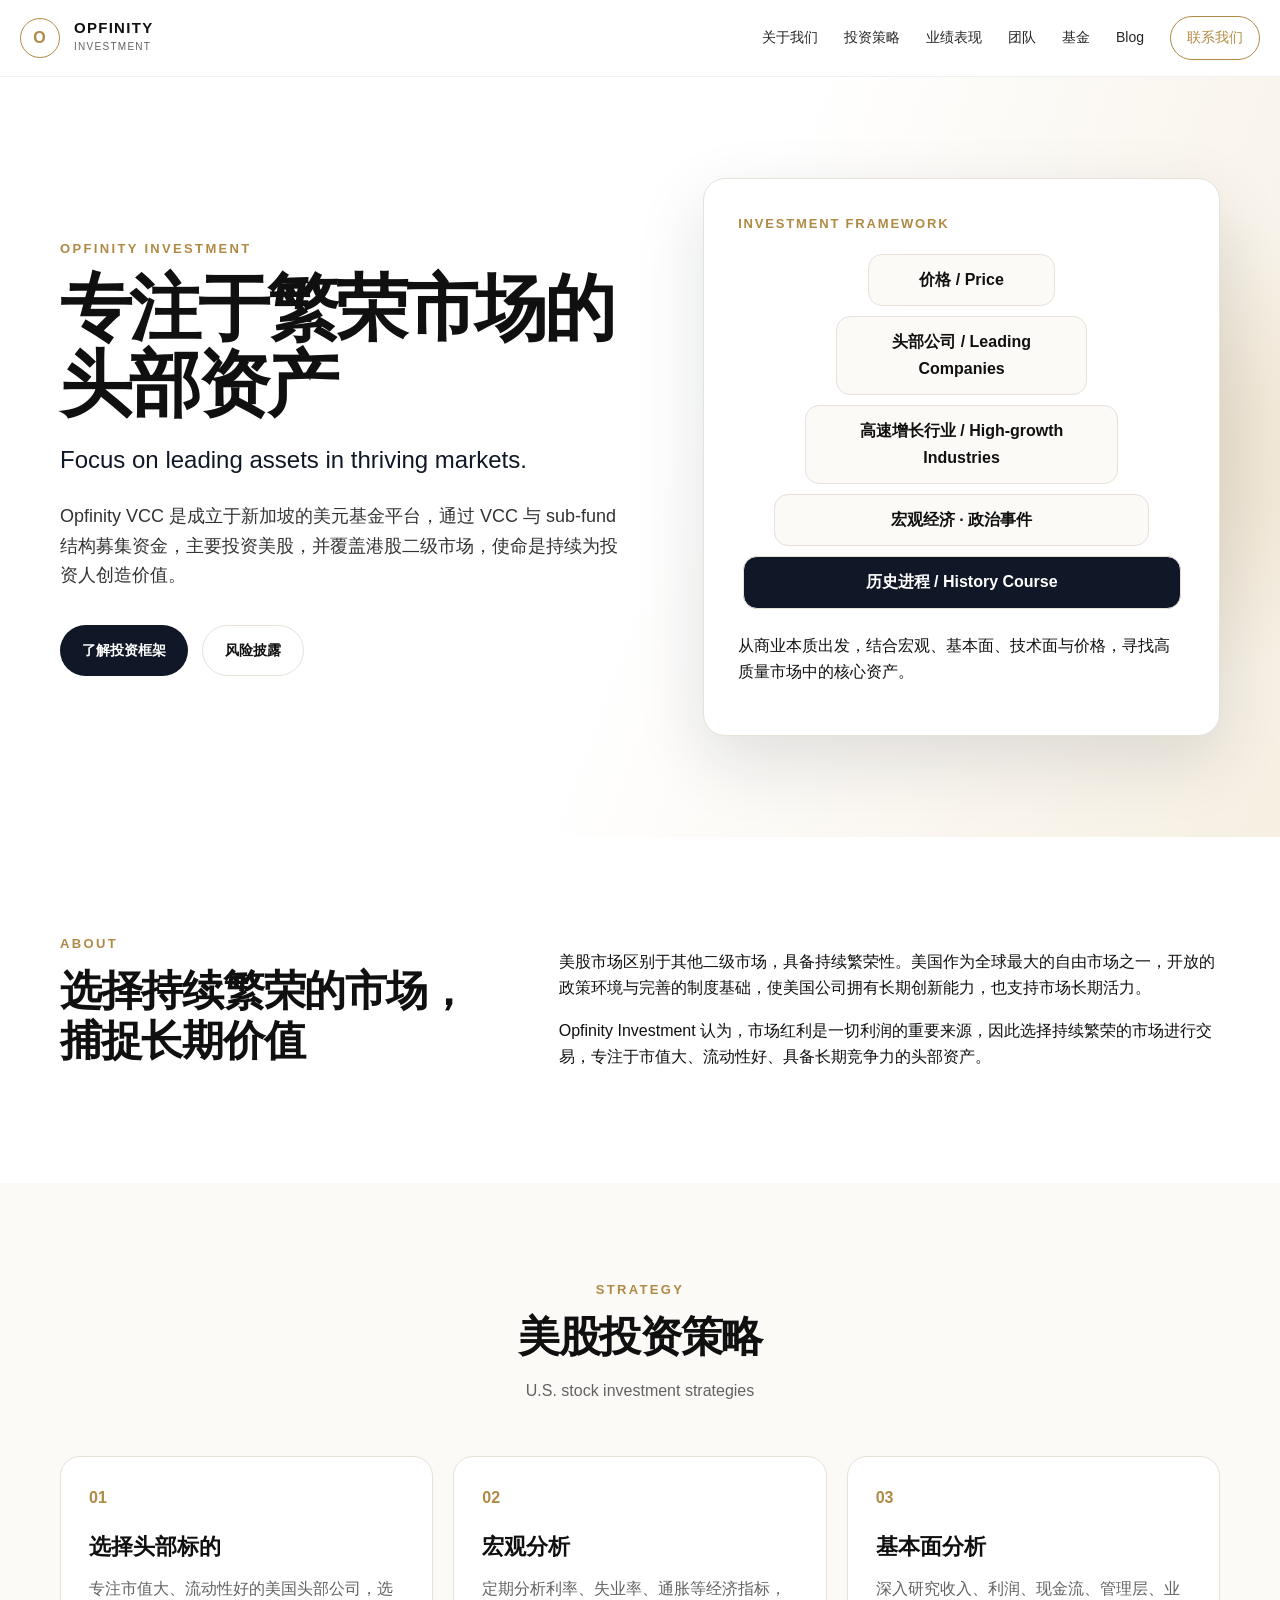
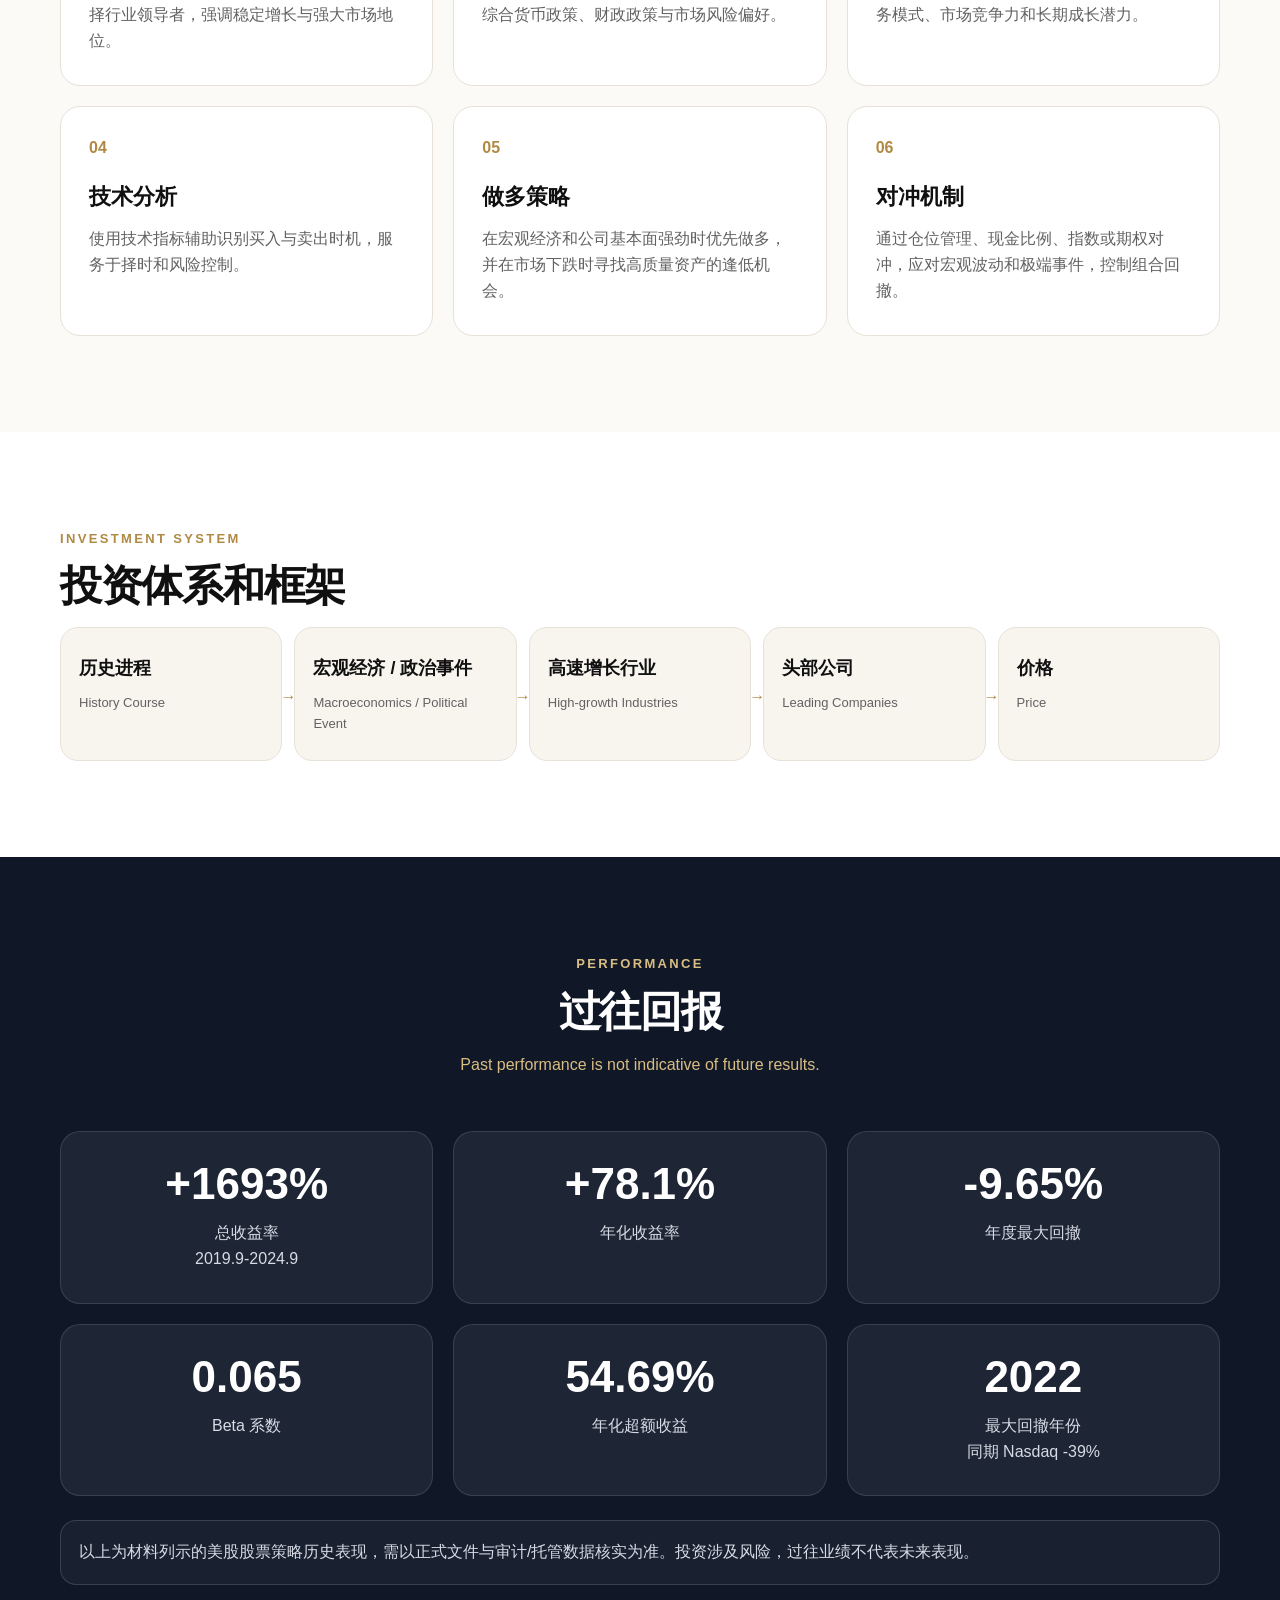
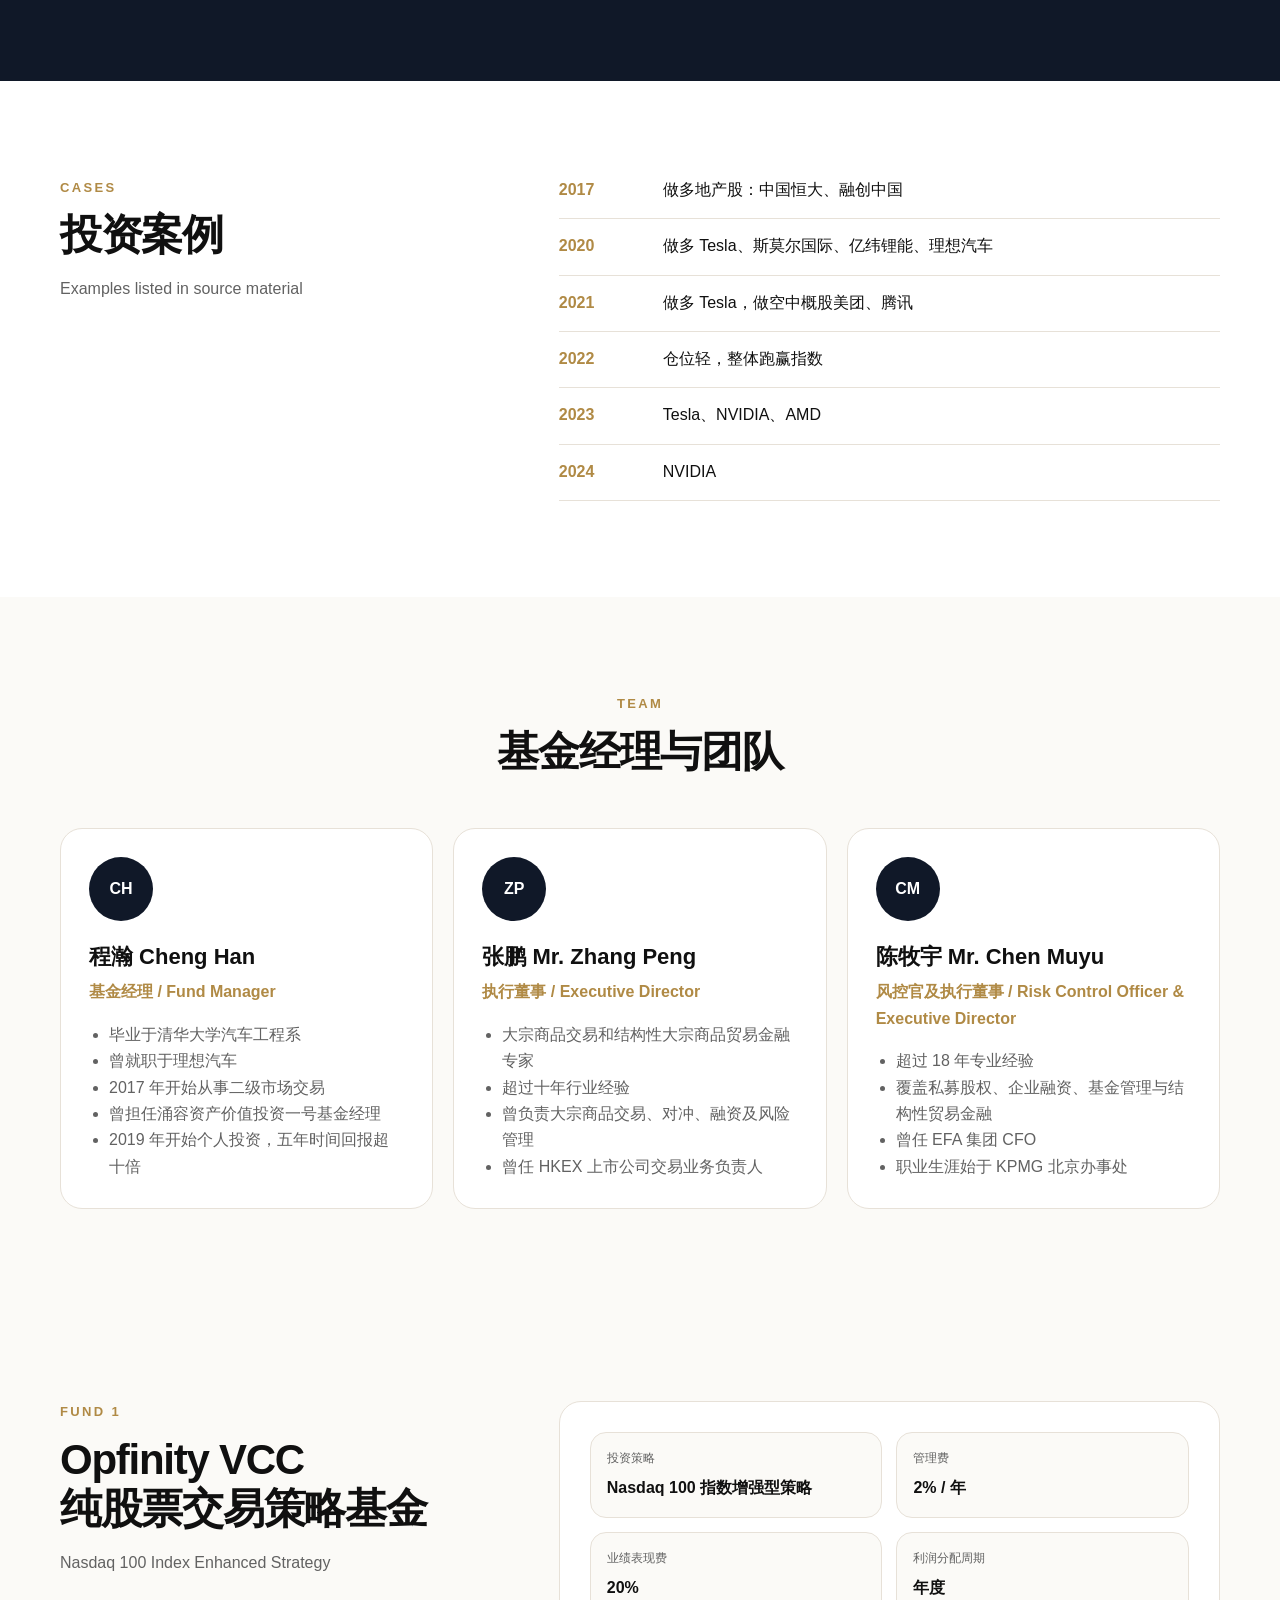
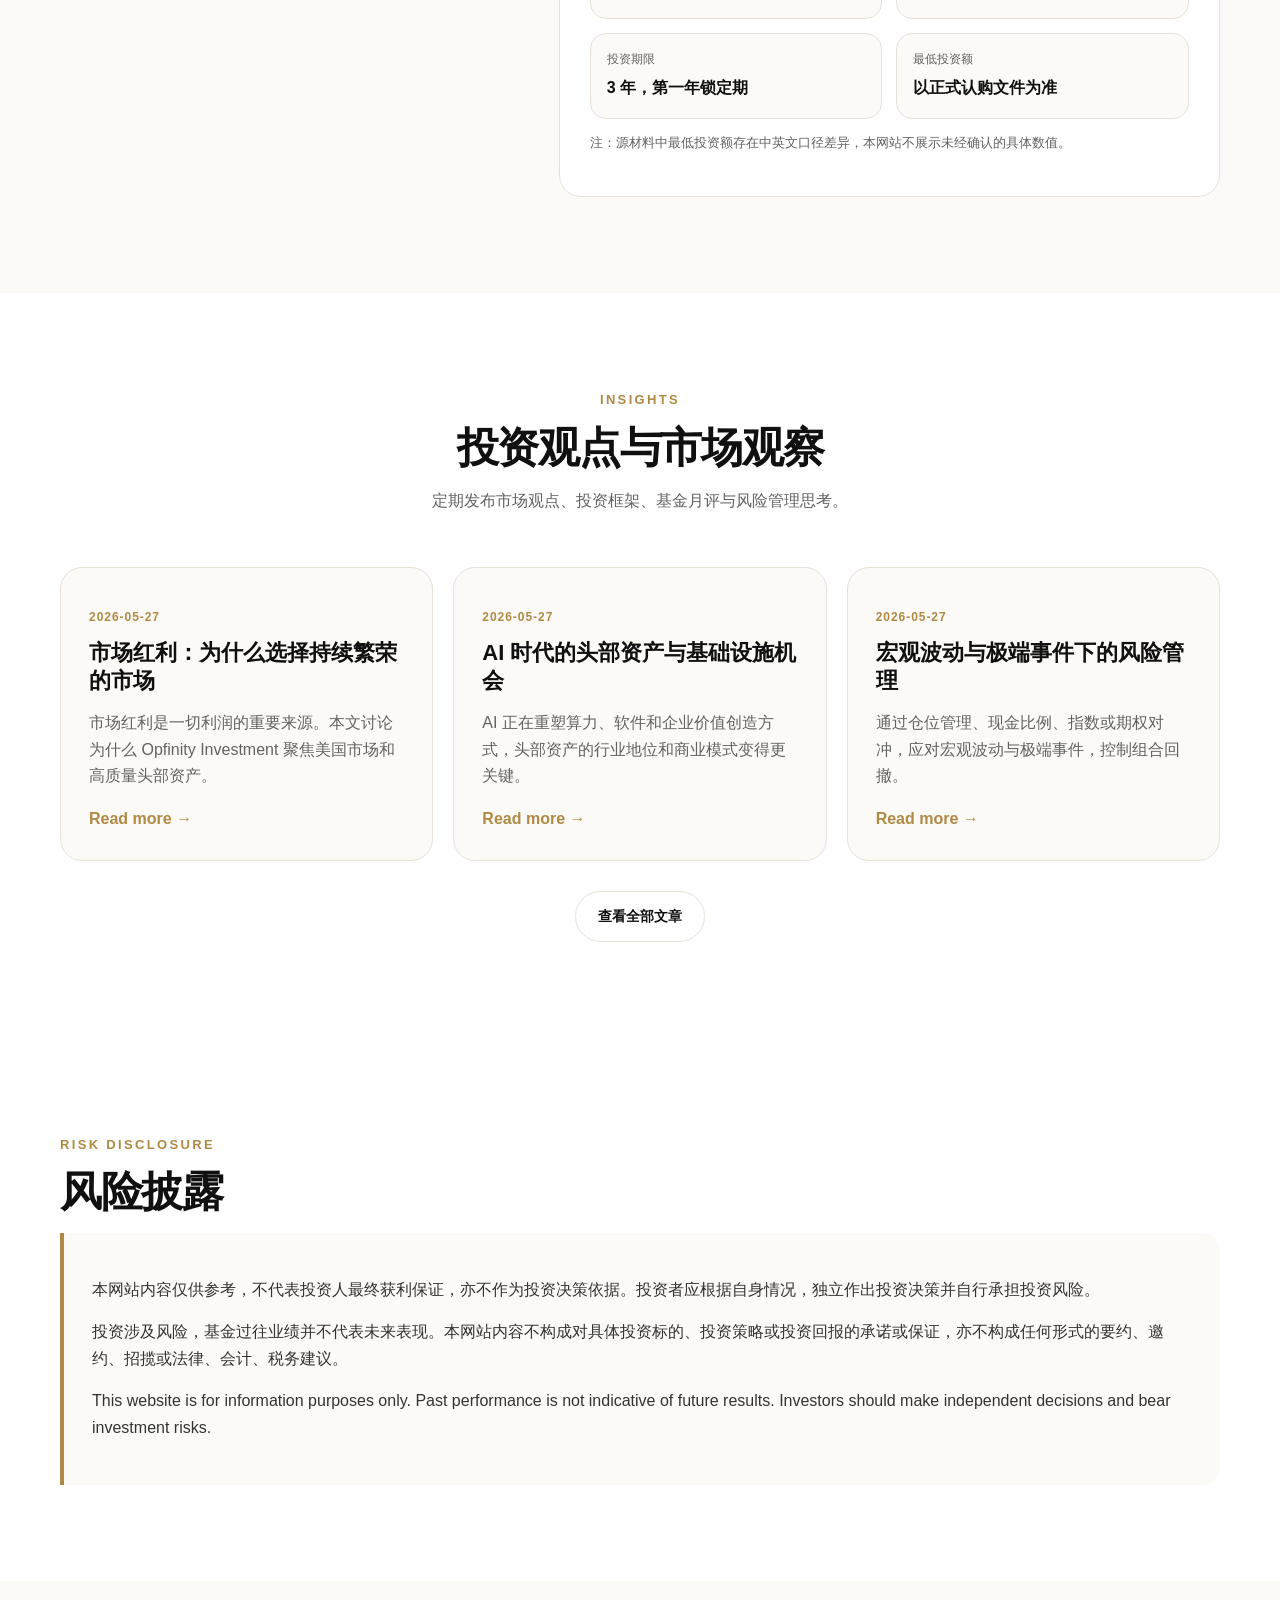
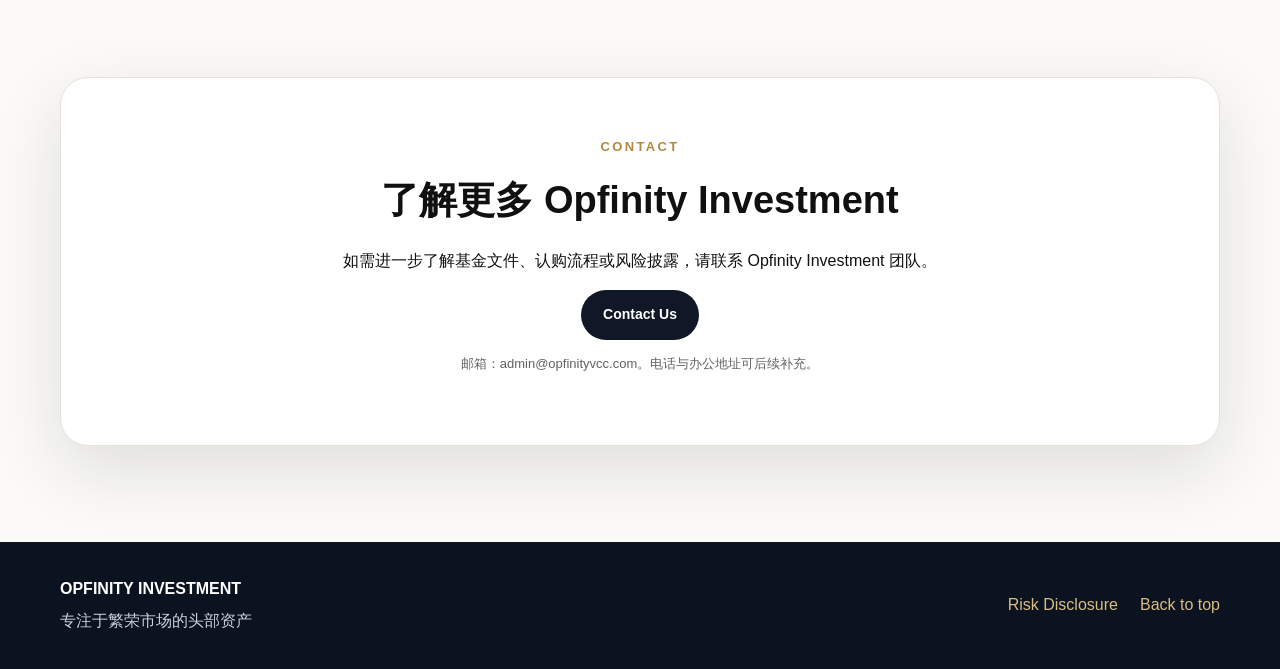
<file: index.html>
<!doctype html>
<html lang="zh-CN">
<head>
  <meta charset="utf-8" />
  <meta name="viewport" content="width=device-width, initial-scale=1" />
  <title>Opfinity Investment | 专注于繁荣市场的头部资产</title>
  <meta name="description" content="Opfinity Investment is focused on leading assets in prosperous markets, combining macro research, fundamental analysis and disciplined risk management." />
  <link rel="stylesheet" href="assets/styles.css" />
</head>
<body>
  <header class="site-header" id="top">
    <nav class="nav">
      <a class="brand" href="#top" aria-label="Opfinity Investment Home">
        <span class="brand-mark">O</span>
        <span><strong>OPFINITY</strong><em>INVESTMENT</em></span>
      </a>
      <button class="nav-toggle" aria-label="Open navigation" aria-expanded="false">☰</button>
      <div class="nav-links">
        <a href="#about">关于我们</a>
        <a href="#strategy">投资策略</a>
        <a href="#performance">业绩表现</a>
        <a href="#team">团队</a>
        <a href="#fund">基金</a>
        <a href="blog/">Blog</a>
        <a class="nav-cta" href="#contact">联系我们</a>
      </div>
    </nav>
  </header>

  <main>
    <section class="hero section-pad">
      <div class="hero-bg"></div>
      <div class="container hero-grid">
        <div class="hero-copy reveal">
          <p class="eyebrow">Opfinity Investment</p>
          <h1>专注于繁荣市场的头部资产</h1>
          <p class="hero-subtitle">Focus on leading assets in thriving markets.</p>
          <p class="hero-text">Opfinity VCC 是成立于新加坡的美元基金平台，通过 VCC 与 sub-fund 结构募集资金，主要投资美股，并覆盖港股二级市场，使命是持续为投资人创造价值。</p>
          <div class="hero-actions">
            <a class="btn primary" href="#strategy">了解投资框架</a>
            <a class="btn secondary" href="#risk">风险披露</a>
          </div>
        </div>
        <aside class="hero-card reveal delay-1" aria-label="Investment Highlights">
          <div class="card-topline">Investment Framework</div>
          <div class="pyramid">
            <div>价格 / Price</div>
            <div>头部公司 / Leading Companies</div>
            <div>高速增长行业 / High-growth Industries</div>
            <div>宏观经济 · 政治事件</div>
            <div>历史进程 / History Course</div>
          </div>
          <p>从商业本质出发，结合宏观、基本面、技术面与价格，寻找高质量市场中的核心资产。</p>
        </aside>
      </div>
    </section>

    <section id="about" class="section-pad about">
      <div class="container two-col">
        <div class="section-heading reveal">
          <p class="eyebrow">About</p>
          <h2>选择持续繁荣的市场，捕捉长期价值</h2>
        </div>
        <div class="reveal delay-1">
          <p>美股市场区别于其他二级市场，具备持续繁荣性。美国作为全球最大的自由市场之一，开放的政策环境与完善的制度基础，使美国公司拥有长期创新能力，也支持市场长期活力。</p>
          <p>Opfinity Investment 认为，市场红利是一切利润的重要来源，因此选择持续繁荣的市场进行交易，专注于市值大、流动性好、具备长期竞争力的头部资产。</p>
        </div>
      </div>
    </section>

    <section id="strategy" class="section-pad strategy">
      <div class="container">
        <div class="section-heading centered reveal">
          <p class="eyebrow">Strategy</p>
          <h2>美股投资策略</h2>
          <p>U.S. stock investment strategies</p>
        </div>
        <div class="strategy-grid">
          <article class="strategy-card reveal"><span>01</span><h3>选择头部标的</h3><p>专注市值大、流动性好的美国头部公司，选择行业领导者，强调稳定增长与强大市场地位。</p></article>
          <article class="strategy-card reveal delay-1"><span>02</span><h3>宏观分析</h3><p>定期分析利率、失业率、通胀等经济指标，综合货币政策、财政政策与市场风险偏好。</p></article>
          <article class="strategy-card reveal delay-2"><span>03</span><h3>基本面分析</h3><p>深入研究收入、利润、现金流、管理层、业务模式、市场竞争力和长期成长潜力。</p></article>
          <article class="strategy-card reveal"><span>04</span><h3>技术分析</h3><p>使用技术指标辅助识别买入与卖出时机，服务于择时和风险控制。</p></article>
          <article class="strategy-card reveal delay-1"><span>05</span><h3>做多策略</h3><p>在宏观经济和公司基本面强劲时优先做多，并在市场下跌时寻找高质量资产的逢低机会。</p></article>
          <article class="strategy-card reveal delay-2"><span>06</span><h3>对冲机制</h3><p>通过仓位管理、现金比例、指数或期权对冲，应对宏观波动和极端事件，控制组合回撤。</p></article>
        </div>
      </div>
    </section>

    <section class="section-pad process">
      <div class="container">
        <div class="section-heading reveal">
          <p class="eyebrow">Investment System</p>
          <h2>投资体系和框架</h2>
        </div>
        <div class="timeline reveal delay-1">
          <div><strong>历史进程</strong><span>History Course</span></div>
          <div><strong>宏观经济 / 政治事件</strong><span>Macroeconomics / Political Event</span></div>
          <div><strong>高速增长行业</strong><span>High-growth Industries</span></div>
          <div><strong>头部公司</strong><span>Leading Companies</span></div>
          <div><strong>价格</strong><span>Price</span></div>
        </div>
      </div>
    </section>

    <section id="performance" class="section-pad performance">
      <div class="container">
        <div class="section-heading centered reveal">
          <p class="eyebrow">Performance</p>
          <h2>过往回报</h2>
          <p>Past performance is not indicative of future results.</p>
        </div>
        <div class="stats-grid">
          <div class="stat reveal"><strong>+1693%</strong><span>总收益率<br>2019.9-2024.9</span></div>
          <div class="stat reveal delay-1"><strong>+78.1%</strong><span>年化收益率</span></div>
          <div class="stat reveal delay-2"><strong>-9.65%</strong><span>年度最大回撤</span></div>
          <div class="stat reveal delay-3"><strong>0.065</strong><span>Beta 系数</span></div>
          <div class="stat reveal"><strong>54.69%</strong><span>年化超额收益</span></div>
          <div class="stat reveal delay-1"><strong>2022</strong><span>最大回撤年份<br>同期 Nasdaq -39%</span></div>
        </div>
        <div class="notice reveal">以上为材料列示的美股股票策略历史表现，需以正式文件与审计/托管数据核实为准。投资涉及风险，过往业绩不代表未来表现。</div>
      </div>
    </section>

    <section class="section-pad cases">
      <div class="container two-col align-start">
        <div class="section-heading reveal">
          <p class="eyebrow">Cases</p>
          <h2>投资案例</h2>
          <p>Examples listed in source material</p>
        </div>
        <div class="case-list reveal delay-1">
          <div><span>2017</span><p>做多地产股：中国恒大、融创中国</p></div>
          <div><span>2020</span><p>做多 Tesla、斯莫尔国际、亿纬锂能、理想汽车</p></div>
          <div><span>2021</span><p>做多 Tesla，做空中概股美团、腾讯</p></div>
          <div><span>2022</span><p>仓位轻，整体跑赢指数</p></div>
          <div><span>2023</span><p>Tesla、NVIDIA、AMD</p></div>
          <div><span>2024</span><p>NVIDIA</p></div>
        </div>
      </div>
    </section>

    <section id="team" class="section-pad team">
      <div class="container">
        <div class="section-heading centered reveal">
          <p class="eyebrow">Team</p>
          <h2>基金经理与团队</h2>
        </div>
        <div class="team-grid">
          <article class="person reveal">
            <div class="avatar">CH</div>
            <h3>程瀚 Cheng Han</h3>
            <p class="role">基金经理 / Fund Manager</p>
            <ul>
              <li>毕业于清华大学汽车工程系</li>
              <li>曾就职于理想汽车</li>
              <li>2017 年开始从事二级市场交易</li>
              <li>曾担任涌容资产价值投资一号基金经理</li>
              <li>2019 年开始个人投资，五年时间回报超十倍</li>
            </ul>
          </article>
          <article class="person reveal delay-1">
            <div class="avatar">ZP</div>
            <h3>张鹏 Mr. Zhang Peng</h3>
            <p class="role">执行董事 / Executive Director</p>
            <ul>
              <li>大宗商品交易和结构性大宗商品贸易金融专家</li>
              <li>超过十年行业经验</li>
              <li>曾负责大宗商品交易、对冲、融资及风险管理</li>
              <li>曾任 HKEX 上市公司交易业务负责人</li>
            </ul>
          </article>
          <article class="person reveal delay-2">
            <div class="avatar">CM</div>
            <h3>陈牧宇 Mr. Chen Muyu</h3>
            <p class="role">风控官及执行董事 / Risk Control Officer & Executive Director</p>
            <ul>
              <li>超过 18 年专业经验</li>
              <li>覆盖私募股权、企业融资、基金管理与结构性贸易金融</li>
              <li>曾任 EFA 集团 CFO</li>
              <li>职业生涯始于 KPMG 北京办事处</li>
            </ul>
          </article>
        </div>
      </div>
    </section>

    <section id="fund" class="section-pad fund">
      <div class="container two-col align-start">
        <div class="section-heading reveal">
          <p class="eyebrow">Fund 1</p>
          <h2>Opfinity VCC<br>纯股票交易策略基金</h2>
          <p>Nasdaq 100 Index Enhanced Strategy</p>
        </div>
        <div class="fund-panel reveal delay-1">
          <div class="terms">
            <div><span>投资策略</span><strong>Nasdaq 100 指数增强型策略</strong></div>
            <div><span>管理费</span><strong>2% / 年</strong></div>
            <div><span>业绩表现费</span><strong>20%</strong></div>
            <div><span>利润分配周期</span><strong>年度</strong></div>
            <div><span>投资期限</span><strong>3 年，第一年锁定期</strong></div>
            <div><span>最低投资额</span><strong>以正式认购文件为准</strong></div>
          </div>
          <p class="muted">注：源材料中最低投资额存在中英文口径差异，本网站不展示未经确认的具体数值。</p>
        </div>
      </div>
    </section>


    <section id="blog" class="section-pad blog-preview">
      <div class="container">
        <div class="section-heading centered reveal">
          <p class="eyebrow">Insights</p>
          <h2>投资观点与市场观察</h2>
          <p>定期发布市场观点、投资框架、基金月评与风险管理思考。</p>
        </div>
        <div class="blog-grid">
          <article class="blog-card reveal">
            <p class="blog-date">2026-05-27</p>
            <h3><a href="blog/market-dividend/">市场红利：为什么选择持续繁荣的市场</a></h3>
            <p>市场红利是一切利润的重要来源。本文讨论为什么 Opfinity Investment 聚焦美国市场和高质量头部资产。</p>
            <a class="read-more" href="blog/market-dividend/">Read more →</a>
          </article>
          <article class="blog-card reveal delay-1">
            <p class="blog-date">2026-05-27</p>
            <h3><a href="blog/ai-infrastructure/">AI 时代的头部资产与基础设施机会</a></h3>
            <p>AI 正在重塑算力、软件和企业价值创造方式，头部资产的行业地位和商业模式变得更关键。</p>
            <a class="read-more" href="blog/ai-infrastructure/">Read more →</a>
          </article>
          <article class="blog-card reveal delay-2">
            <p class="blog-date">2026-05-27</p>
            <h3><a href="blog/risk-management/">宏观波动与极端事件下的风险管理</a></h3>
            <p>通过仓位管理、现金比例、指数或期权对冲，应对宏观波动与极端事件，控制组合回撤。</p>
            <a class="read-more" href="blog/risk-management/">Read more →</a>
          </article>
        </div>
        <div class="center-link reveal"><a class="btn secondary" href="blog/">查看全部文章</a></div>
      </div>
    </section>

    <section id="risk" class="section-pad risk">
      <div class="container">
        <div class="section-heading reveal">
          <p class="eyebrow">Risk Disclosure</p>
          <h2>风险披露</h2>
        </div>
        <div class="risk-box reveal delay-1">
          <p>本网站内容仅供参考，不代表投资人最终获利保证，亦不作为投资决策依据。投资者应根据自身情况，独立作出投资决策并自行承担投资风险。</p>
          <p>投资涉及风险，基金过往业绩并不代表未来表现。本网站内容不构成对具体投资标的、投资策略或投资回报的承诺或保证，亦不构成任何形式的要约、邀约、招揽或法律、会计、税务建议。</p>
          <p>This website is for information purposes only. Past performance is not indicative of future results. Investors should make independent decisions and bear investment risks.</p>
        </div>
      </div>
    </section>

    <section id="contact" class="section-pad contact">
      <div class="container contact-card reveal">
        <p class="eyebrow">Contact</p>
        <h2>了解更多 Opfinity Investment</h2>
        <p>如需进一步了解基金文件、认购流程或风险披露，请联系 Opfinity Investment 团队。</p>
        <a class="btn primary" href="mailto:admin@opfinityvcc.com">Contact Us</a>
        <p class="muted">邮箱：admin@opfinityvcc.com。电话与办公地址可后续补充。</p>
      </div>
    </section>
  </main>

  <footer class="footer">
    <div class="container footer-grid">
      <div><strong>OPFINITY INVESTMENT</strong><p>专注于繁荣市场的头部资产</p></div>
      <div><a href="#risk">Risk Disclosure</a><a href="#top">Back to top</a></div>
    </div>
  </footer>

  <script src="assets/main.js"></script>
</body>
</html>
</file>
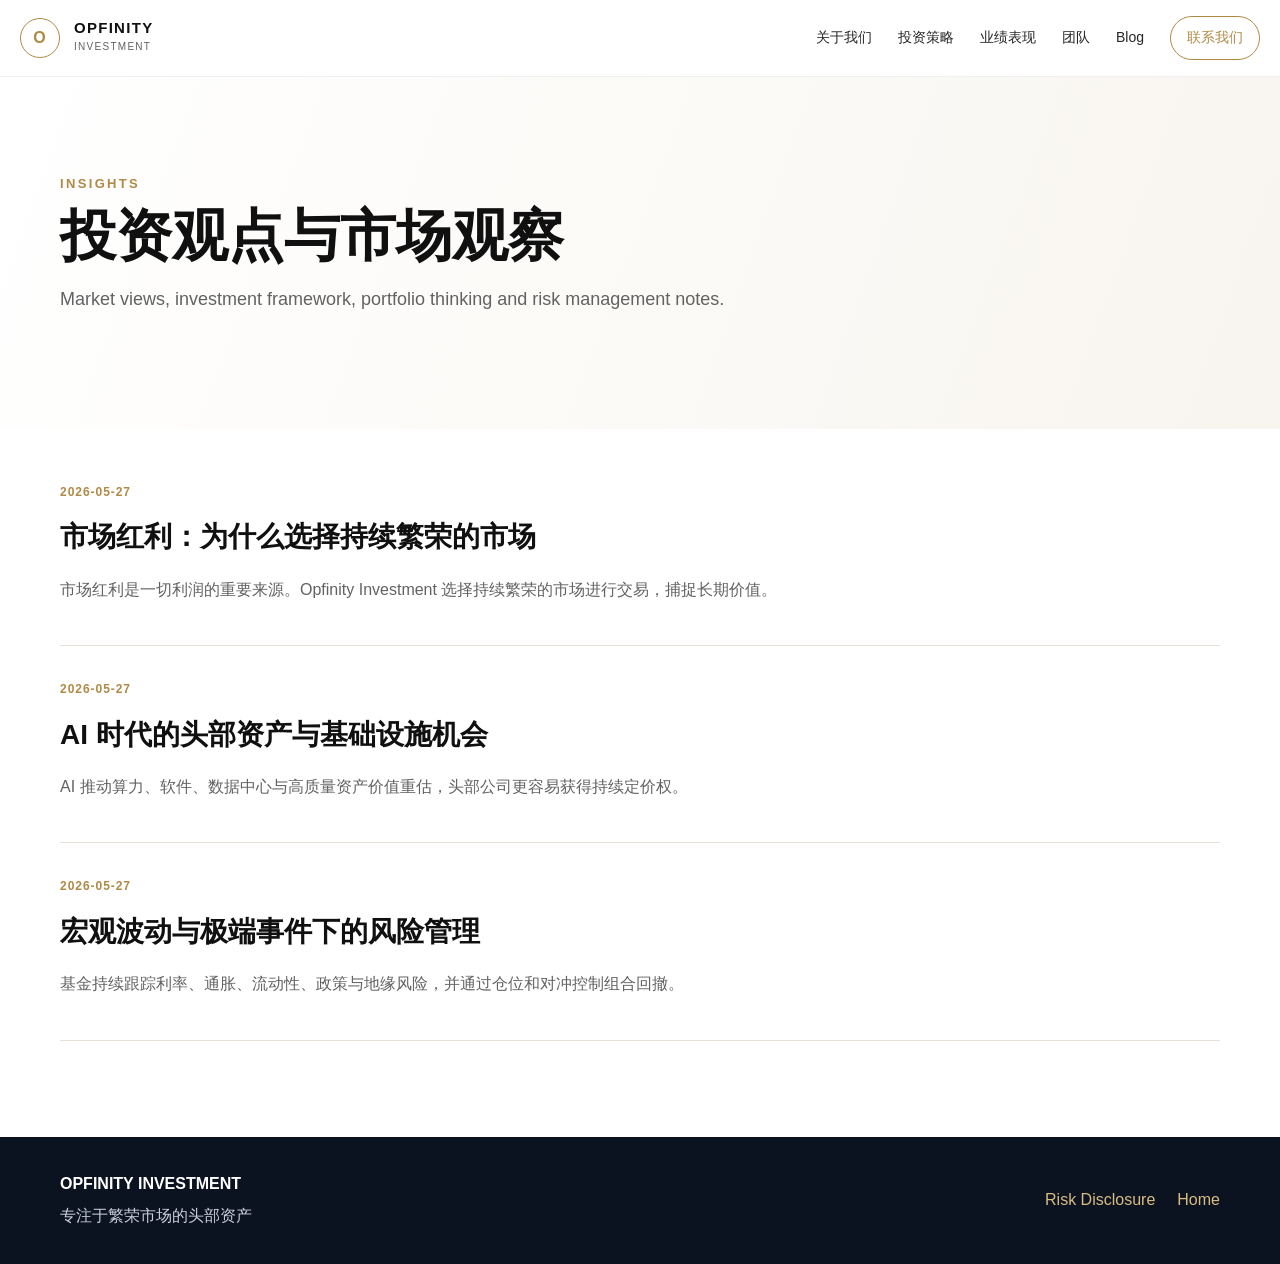
<file: blog/index.html>
<!doctype html>
<html lang="zh-CN">
<head>
  <meta charset="utf-8" />
  <meta name="viewport" content="width=device-width, initial-scale=1" />
  <title>Blog | Opfinity Investment</title>
  <meta name="description" content="Opfinity Investment insights, market views, investment framework and risk management notes." />
  <link rel="stylesheet" href="../assets/styles.css" />
</head>
<body>
  <header class="site-header">
    <nav class="nav">
      <a class="brand" href="../"><span class="brand-mark">O</span><span><strong>OPFINITY</strong><em>INVESTMENT</em></span></a>
      <button class="nav-toggle" aria-label="Open navigation" aria-expanded="false">☰</button>
      <div class="nav-links"><a href="../#about">关于我们</a><a href="../#strategy">投资策略</a><a href="../#performance">业绩表现</a><a href="../#team">团队</a><a href="./">Blog</a><a class="nav-cta" href="../#contact">联系我们</a></div>
    </nav>
  </header>
  <main>
    <section class="section-pad page-hero">
      <div class="container">
        <p class="eyebrow">Insights</p>
        <h1>投资观点与市场观察</h1>
        <p>Market views, investment framework, portfolio thinking and risk management notes.</p>
      </div>
    </section>
    <section class="section-pad blog-list-section">
      <div class="container blog-list">
        <article class="post-row"><p class="blog-date">2026-05-27</p><h2><a href="market-dividend/">市场红利：为什么选择持续繁荣的市场</a></h2><p>市场红利是一切利润的重要来源。Opfinity Investment 选择持续繁荣的市场进行交易，捕捉长期价值。</p></article>
        <article class="post-row"><p class="blog-date">2026-05-27</p><h2><a href="ai-infrastructure/">AI 时代的头部资产与基础设施机会</a></h2><p>AI 推动算力、软件、数据中心与高质量资产价值重估，头部公司更容易获得持续定价权。</p></article>
        <article class="post-row"><p class="blog-date">2026-05-27</p><h2><a href="risk-management/">宏观波动与极端事件下的风险管理</a></h2><p>基金持续跟踪利率、通胀、流动性、政策与地缘风险，并通过仓位和对冲控制组合回撤。</p></article>
      </div>
    </section>
  </main>
  <footer class="footer"><div class="container footer-grid"><div><strong>OPFINITY INVESTMENT</strong><p>专注于繁荣市场的头部资产</p></div><div><a href="../#risk">Risk Disclosure</a><a href="../">Home</a></div></div></footer>
  <script src="../assets/main.js"></script>
</body>
</html>
</file>
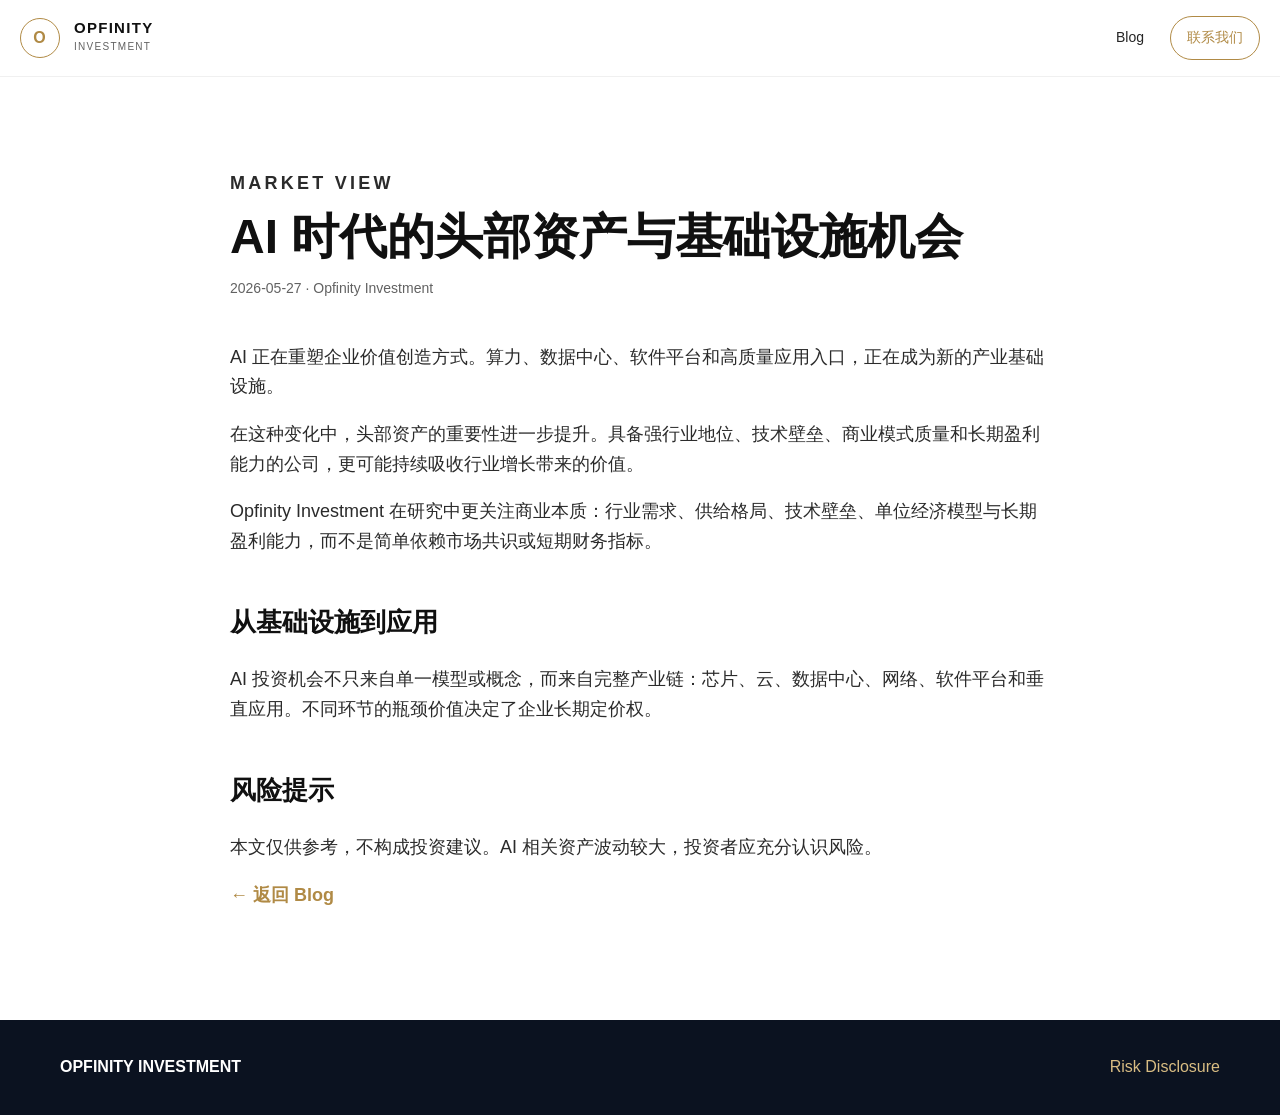
<file: blog/ai-infrastructure/index.html>
<!doctype html><html lang="zh-CN"><head><meta charset="utf-8"/><meta name="viewport" content="width=device-width, initial-scale=1"/><title>AI 时代的头部资产与基础设施机会 | Opfinity Investment</title><link rel="stylesheet" href="../../assets/styles.css"/></head><body><header class="site-header"><nav class="nav"><a class="brand" href="../../"><span class="brand-mark">O</span><span><strong>OPFINITY</strong><em>INVESTMENT</em></span></a><div class="nav-links"><a href="../">Blog</a><a class="nav-cta" href="../../#contact">联系我们</a></div></nav></header><main><article class="article"><div class="container narrow"><p class="eyebrow">Market View</p><h1>AI 时代的头部资产与基础设施机会</h1><p class="article-meta">2026-05-27 · Opfinity Investment</p><p>AI 正在重塑企业价值创造方式。算力、数据中心、软件平台和高质量应用入口，正在成为新的产业基础设施。</p><p>在这种变化中，头部资产的重要性进一步提升。具备强行业地位、技术壁垒、商业模式质量和长期盈利能力的公司，更可能持续吸收行业增长带来的价值。</p><p>Opfinity Investment 在研究中更关注商业本质：行业需求、供给格局、技术壁垒、单位经济模型与长期盈利能力，而不是简单依赖市场共识或短期财务指标。</p><h2>从基础设施到应用</h2><p>AI 投资机会不只来自单一模型或概念，而来自完整产业链：芯片、云、数据中心、网络、软件平台和垂直应用。不同环节的瓶颈价值决定了企业长期定价权。</p><h2>风险提示</h2><p>本文仅供参考，不构成投资建议。AI 相关资产波动较大，投资者应充分认识风险。</p><p><a class="read-more" href="../">← 返回 Blog</a></p></div></article></main><footer class="footer"><div class="container footer-grid"><div><strong>OPFINITY INVESTMENT</strong></div><div><a href="../../#risk">Risk Disclosure</a></div></div></footer></body></html>
</file>
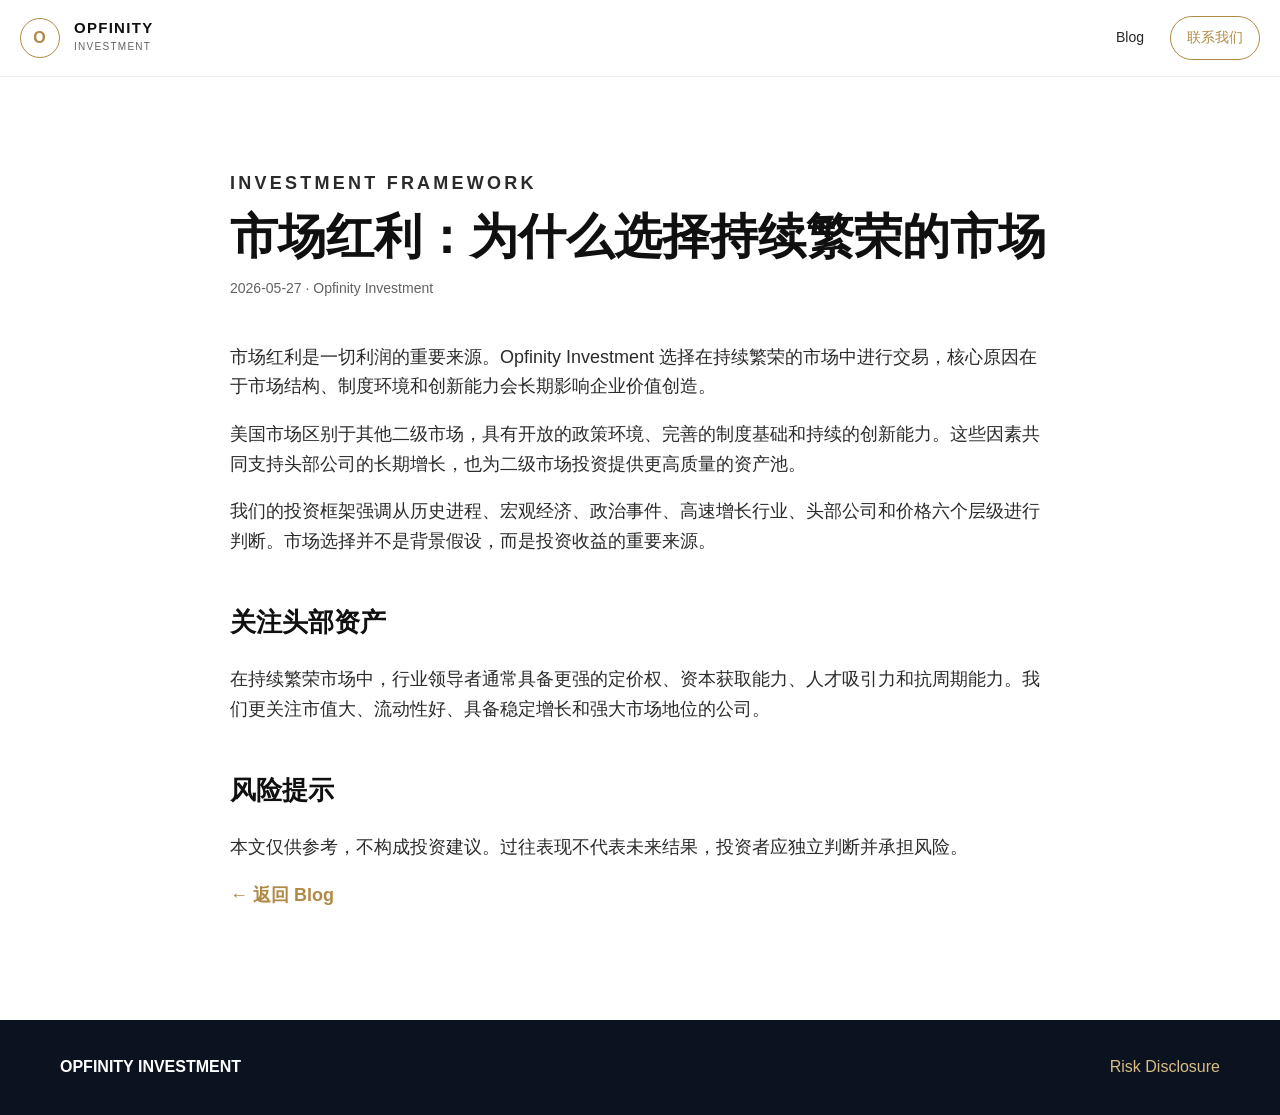
<file: blog/market-dividend/index.html>
<!doctype html><html lang="zh-CN"><head><meta charset="utf-8"/><meta name="viewport" content="width=device-width, initial-scale=1"/><title>市场红利：为什么选择持续繁荣的市场 | Opfinity Investment</title><link rel="stylesheet" href="../../assets/styles.css"/></head><body><header class="site-header"><nav class="nav"><a class="brand" href="../../"><span class="brand-mark">O</span><span><strong>OPFINITY</strong><em>INVESTMENT</em></span></a><div class="nav-links"><a href="../">Blog</a><a class="nav-cta" href="../../#contact">联系我们</a></div></nav></header><main><article class="article"><div class="container narrow"><p class="eyebrow">Investment Framework</p><h1>市场红利：为什么选择持续繁荣的市场</h1><p class="article-meta">2026-05-27 · Opfinity Investment</p><p>市场红利是一切利润的重要来源。Opfinity Investment 选择在持续繁荣的市场中进行交易，核心原因在于市场结构、制度环境和创新能力会长期影响企业价值创造。</p><p>美国市场区别于其他二级市场，具有开放的政策环境、完善的制度基础和持续的创新能力。这些因素共同支持头部公司的长期增长，也为二级市场投资提供更高质量的资产池。</p><p>我们的投资框架强调从历史进程、宏观经济、政治事件、高速增长行业、头部公司和价格六个层级进行判断。市场选择并不是背景假设，而是投资收益的重要来源。</p><h2>关注头部资产</h2><p>在持续繁荣市场中，行业领导者通常具备更强的定价权、资本获取能力、人才吸引力和抗周期能力。我们更关注市值大、流动性好、具备稳定增长和强大市场地位的公司。</p><h2>风险提示</h2><p>本文仅供参考，不构成投资建议。过往表现不代表未来结果，投资者应独立判断并承担风险。</p><p><a class="read-more" href="../">← 返回 Blog</a></p></div></article></main><footer class="footer"><div class="container footer-grid"><div><strong>OPFINITY INVESTMENT</strong></div><div><a href="../../#risk">Risk Disclosure</a></div></div></footer></body></html>
</file>
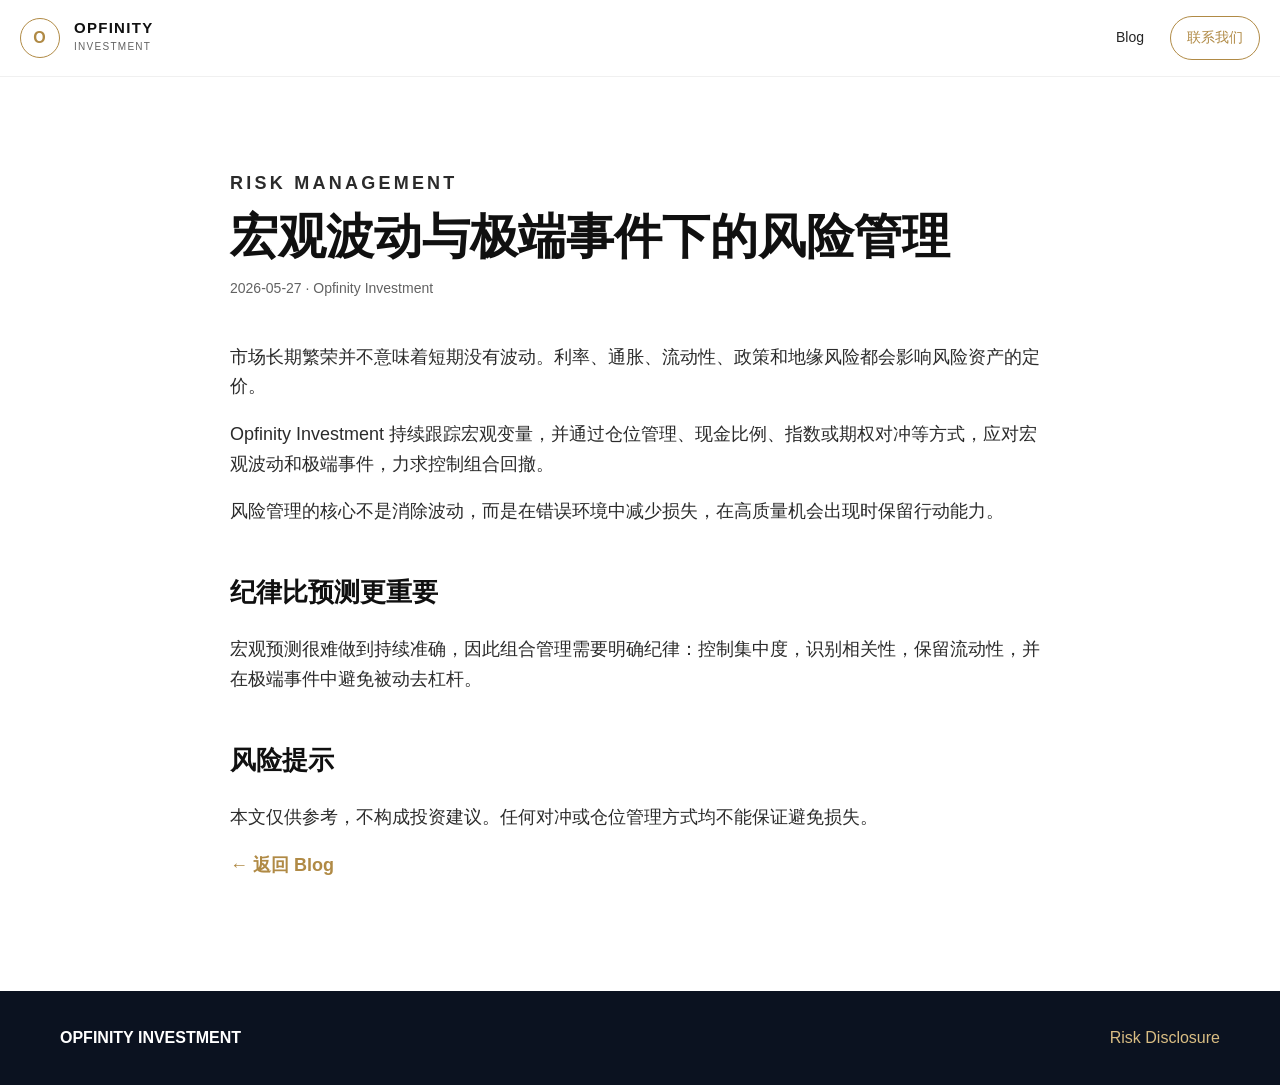
<file: blog/risk-management/index.html>
<!doctype html><html lang="zh-CN"><head><meta charset="utf-8"/><meta name="viewport" content="width=device-width, initial-scale=1"/><title>宏观波动与极端事件下的风险管理 | Opfinity Investment</title><link rel="stylesheet" href="../../assets/styles.css"/></head><body><header class="site-header"><nav class="nav"><a class="brand" href="../../"><span class="brand-mark">O</span><span><strong>OPFINITY</strong><em>INVESTMENT</em></span></a><div class="nav-links"><a href="../">Blog</a><a class="nav-cta" href="../../#contact">联系我们</a></div></nav></header><main><article class="article"><div class="container narrow"><p class="eyebrow">Risk Management</p><h1>宏观波动与极端事件下的风险管理</h1><p class="article-meta">2026-05-27 · Opfinity Investment</p><p>市场长期繁荣并不意味着短期没有波动。利率、通胀、流动性、政策和地缘风险都会影响风险资产的定价。</p><p>Opfinity Investment 持续跟踪宏观变量，并通过仓位管理、现金比例、指数或期权对冲等方式，应对宏观波动和极端事件，力求控制组合回撤。</p><p>风险管理的核心不是消除波动，而是在错误环境中减少损失，在高质量机会出现时保留行动能力。</p><h2>纪律比预测更重要</h2><p>宏观预测很难做到持续准确，因此组合管理需要明确纪律：控制集中度，识别相关性，保留流动性，并在极端事件中避免被动去杠杆。</p><h2>风险提示</h2><p>本文仅供参考，不构成投资建议。任何对冲或仓位管理方式均不能保证避免损失。</p><p><a class="read-more" href="../">← 返回 Blog</a></p></div></article></main><footer class="footer"><div class="container footer-grid"><div><strong>OPFINITY INVESTMENT</strong></div><div><a href="../../#risk">Risk Disclosure</a></div></div></footer></body></html>
</file>
<file: assets/styles.css>
:root{
  --bg:#ffffff;--text:#101010;--muted:#626262;--line:#e7e1d8;--soft:#f8f5ef;--soft2:#fbfaf7;--gold:#b08a45;--gold2:#d4b06a;--navy:#101828;--shadow:0 24px 70px rgba(16,24,40,.12);--radius:22px;
}
*{box-sizing:border-box}html{scroll-behavior:smooth}body{margin:0;background:var(--bg);color:var(--text);font-family:-apple-system,BlinkMacSystemFont,"Segoe UI","PingFang SC","Hiragino Sans GB","Microsoft YaHei",Arial,sans-serif;line-height:1.65}a{color:inherit;text-decoration:none}.container{width:min(1160px,calc(100% - 44px));margin:0 auto}.section-pad{padding:96px 0}.site-header{position:sticky;top:0;background:rgba(255,255,255,.88);backdrop-filter:blur(14px);border-bottom:1px solid rgba(0,0,0,.06);z-index:20}.nav{height:76px;width:min(1240px,calc(100% - 36px));margin:0 auto;display:flex;align-items:center;justify-content:space-between}.brand{display:flex;gap:14px;align-items:center;letter-spacing:.08em}.brand-mark{width:40px;height:40px;border:1px solid var(--gold);display:grid;place-items:center;border-radius:50%;font-weight:700;color:var(--gold)}.brand strong{display:block;font-size:15px;line-height:1}.brand em{display:block;font-style:normal;font-size:10px;color:var(--muted);margin-top:4px}.nav-links{display:flex;gap:26px;align-items:center;font-size:14px}.nav-links a{color:#252525}.nav-links a:hover{color:var(--gold)}.nav-cta{border:1px solid var(--gold)!important;border-radius:999px;padding:9px 16px;color:var(--gold)!important}.nav-toggle{display:none;background:none;border:none;font-size:26px}.hero{min-height:760px;display:flex;align-items:center;position:relative;overflow:hidden;background:linear-gradient(110deg,#fff 0%,#fff 52%,#f6efe2 100%)}.hero-bg:before{content:"";position:absolute;right:-120px;top:90px;width:560px;height:560px;border-radius:50%;background:radial-gradient(circle,rgba(176,138,69,.25),rgba(176,138,69,0) 66%)}.hero-grid{position:relative;display:grid;grid-template-columns:1.05fr .95fr;gap:72px;align-items:center}.eyebrow{color:var(--gold);font-size:13px;font-weight:700;letter-spacing:.18em;text-transform:uppercase;margin:0 0 12px}.hero h1{font-size:72px;line-height:1.05;margin:0 0 18px;letter-spacing:-.04em}.hero-subtitle{font-size:24px;color:var(--navy);margin:0 0 22px}.hero-text{font-size:18px;color:#333;max-width:680px}.hero-actions{display:flex;gap:14px;margin-top:34px}.btn{display:inline-flex;align-items:center;justify-content:center;border-radius:999px;padding:13px 22px;font-weight:700;font-size:14px}.btn.primary{background:var(--navy);color:#fff}.btn.secondary{border:1px solid var(--line);background:#fff}.hero-card{background:#fff;border:1px solid var(--line);border-radius:var(--radius);box-shadow:var(--shadow);padding:34px}.card-topline{font-size:13px;color:var(--gold);font-weight:700;letter-spacing:.14em;text-transform:uppercase;margin-bottom:20px}.pyramid{display:flex;flex-direction:column;gap:10px;align-items:center;margin:6px 0 24px}.pyramid div{border:1px solid var(--line);background:var(--soft2);text-align:center;padding:12px 16px;border-radius:14px;font-weight:700}.pyramid div:nth-child(1){width:42%}.pyramid div:nth-child(2){width:56%}.pyramid div:nth-child(3){width:70%}.pyramid div:nth-child(4){width:84%}.pyramid div:nth-child(5){width:98%;background:var(--navy);color:#fff}.two-col{display:grid;grid-template-columns:.78fr 1.22fr;gap:76px}.align-start{align-items:start}.section-heading h2{font-size:42px;line-height:1.18;margin:0 0 16px;letter-spacing:-.03em}.section-heading p:not(.eyebrow){color:var(--muted);margin:0}.centered{text-align:center;max-width:780px;margin:0 auto 52px}.about{background:#fff}.strategy,.fund,.contact{background:var(--soft2)}.strategy-grid{display:grid;grid-template-columns:repeat(3,1fr);gap:20px}.strategy-card{background:#fff;border:1px solid var(--line);border-radius:20px;padding:28px;min-height:230px;transition:.25s ease}.strategy-card:hover{transform:translateY(-4px);box-shadow:var(--shadow)}.strategy-card span{color:var(--gold);font-weight:800}.strategy-card h3{font-size:22px;margin:18px 0 10px}.strategy-card p{color:var(--muted);margin:0}.process{background:#fff}.timeline{display:grid;grid-template-columns:repeat(5,1fr);gap:12px}.timeline div{position:relative;background:var(--soft);border:1px solid var(--line);border-radius:18px;padding:26px 18px;min-height:128px}.timeline div:not(:last-child):after{content:"→";position:absolute;right:-15px;top:42%;color:var(--gold);font-weight:900;z-index:1}.timeline strong{display:block;font-size:18px}.timeline span{display:block;color:var(--muted);font-size:13px;margin-top:8px}.performance{background:var(--navy);color:#fff}.performance .section-heading p,.performance .eyebrow{color:#d9bd83}.stats-grid{display:grid;grid-template-columns:repeat(3,1fr);gap:20px}.stat{background:rgba(255,255,255,.06);border:1px solid rgba(255,255,255,.12);border-radius:20px;padding:30px;text-align:center}.stat strong{display:block;font-size:44px;line-height:1;color:#fff}.stat span{display:block;margin-top:14px;color:#d7dbe5}.notice{margin-top:24px;border:1px solid rgba(255,255,255,.14);border-radius:16px;padding:18px;color:#d7dbe5;background:rgba(255,255,255,.04)}.cases{background:#fff}.case-list{display:grid;gap:14px}.case-list div{display:grid;grid-template-columns:82px 1fr;gap:22px;border-bottom:1px solid var(--line);padding:0 0 15px}.case-list span{font-weight:900;color:var(--gold)}.case-list p{margin:0}.team{background:var(--soft2)}.team-grid{display:grid;grid-template-columns:repeat(3,1fr);gap:20px}.person{background:#fff;border:1px solid var(--line);border-radius:22px;padding:28px}.avatar{width:64px;height:64px;border-radius:50%;background:var(--navy);color:#fff;display:grid;place-items:center;font-weight:800;margin-bottom:18px}.person h3{margin:0 0 4px;font-size:22px}.role{color:var(--gold);font-weight:700;margin:0 0 16px}.person ul{padding-left:20px;margin:0;color:var(--muted)}.fund-panel{background:#fff;border:1px solid var(--line);border-radius:22px;padding:30px}.terms{display:grid;grid-template-columns:repeat(2,1fr);gap:14px}.terms div{border:1px solid var(--line);border-radius:16px;padding:16px;background:var(--soft2)}.terms span{display:block;font-size:12px;color:var(--muted);margin-bottom:6px}.terms strong{font-size:16px}.muted{color:var(--muted);font-size:13px}.risk{background:#fff}.risk-box{border-left:4px solid var(--gold);background:var(--soft2);padding:28px;border-radius:0 18px 18px 0;color:#333}.contact-card{text-align:center;border:1px solid var(--line);border-radius:28px;background:#fff;padding:58px;box-shadow:var(--shadow)}.contact-card h2{font-size:38px;margin:0 0 12px}.footer{background:#0b1220;color:#fff;padding:34px 0}.footer-grid{display:flex;justify-content:space-between;gap:20px;align-items:center}.footer p{margin:6px 0 0;color:#c9cfdb}.footer a{display:inline-block;margin-left:22px;color:#d9bd83}.reveal{opacity:0;transform:translateY(20px);transition:opacity .75s ease,transform .75s ease}.reveal.visible{opacity:1;transform:none}.delay-1{transition-delay:.1s}.delay-2{transition-delay:.2s}.delay-3{transition-delay:.3s}
@media(max-width:900px){.nav-toggle{display:block}.nav-links{position:absolute;top:76px;left:0;right:0;background:#fff;border-bottom:1px solid var(--line);display:none;flex-direction:column;padding:20px}.nav-links.open{display:flex}.hero{min-height:auto}.hero-grid,.two-col{grid-template-columns:1fr;gap:34px}.hero h1{font-size:44px}.section-pad{padding:68px 0}.strategy-grid,.stats-grid,.team-grid,.timeline{grid-template-columns:1fr}.timeline div:not(:last-child):after{display:none}.terms{grid-template-columns:1fr}.footer-grid{display:block}.footer a{margin:12px 18px 0 0}.case-list div{grid-template-columns:62px 1fr}}
.blog-preview{background:#fff}.blog-grid{display:grid;grid-template-columns:repeat(3,1fr);gap:20px}.blog-card{border:1px solid var(--line);border-radius:22px;padding:28px;background:var(--soft2);min-height:250px}.blog-card h3{font-size:22px;line-height:1.25;margin:8px 0 12px}.blog-card p{color:var(--muted)}.blog-date{font-size:12px;color:var(--gold)!important;font-weight:800;letter-spacing:.08em}.read-more{color:var(--gold);font-weight:800}.center-link{text-align:center;margin-top:30px}.page-hero{background:linear-gradient(110deg,#fff,#f8f5ef)}.page-hero h1{font-size:56px;line-height:1.08;margin:0 0 14px}.page-hero p:not(.eyebrow){font-size:18px;color:var(--muted)}.blog-list-section{background:#fff;padding-top:42px}.blog-list{display:grid;gap:22px}.post-row{border-bottom:1px solid var(--line);padding:0 0 26px}.post-row h2{font-size:28px;margin:4px 0 8px}.post-row p{color:var(--muted)}.article{padding:92px 0;background:#fff}.narrow{max-width:820px}.article h1{font-size:48px;line-height:1.1;margin:0 0 12px}.article h2{font-size:26px;margin-top:44px}.article p{font-size:18px;color:#2b2b2b}.article-meta{color:var(--muted)!important;font-size:14px!important;margin-bottom:42px!important}@media(max-width:900px){.blog-grid{grid-template-columns:1fr}.page-hero h1,.article h1{font-size:38px}}
</file>
